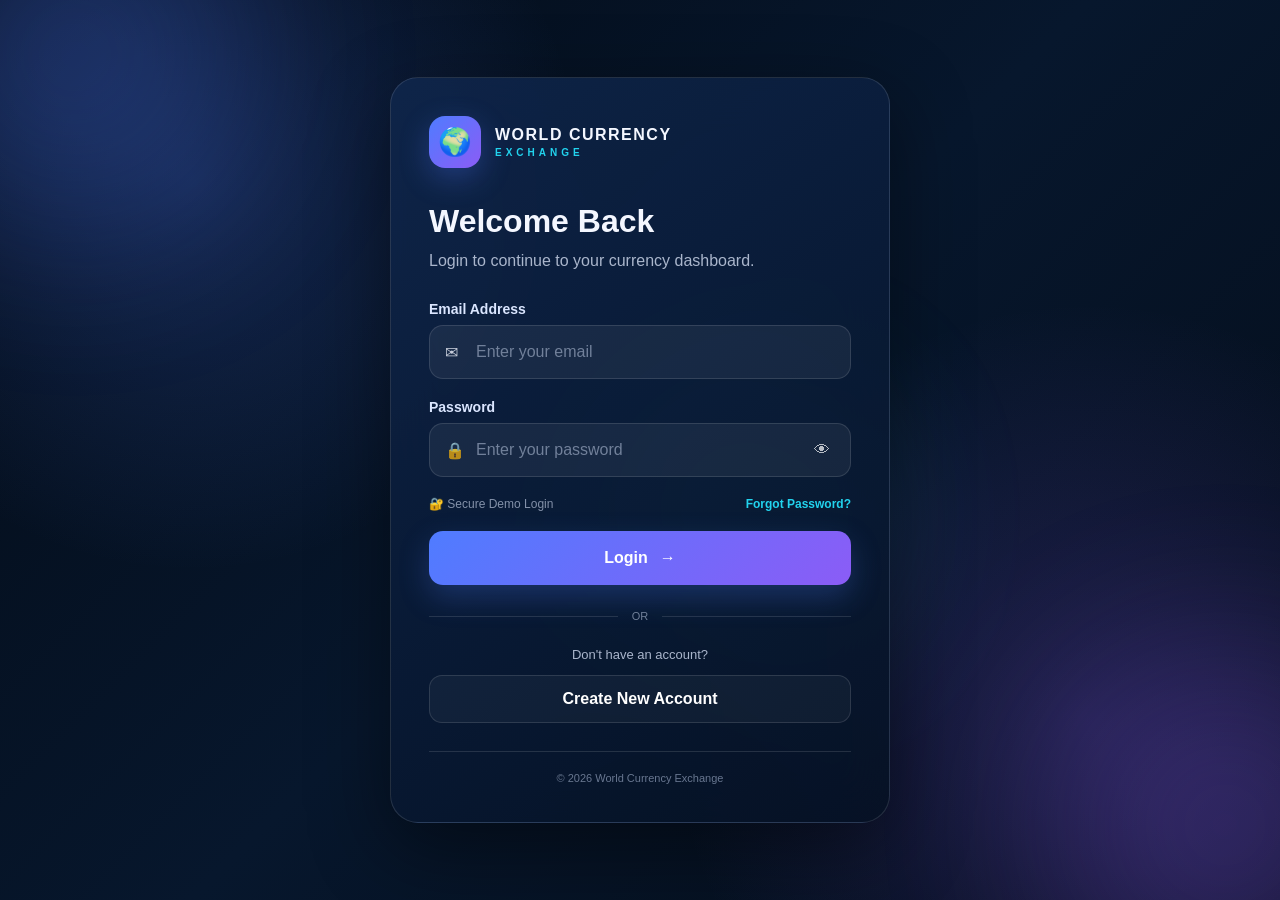
<file: index.html>
<!DOCTYPE html>
<html lang="en">
<head>

    <meta charset="UTF-8">

    <meta
        name="viewport"
        content="width=device-width, initial-scale=1.0"
    >

    <title>World Currency Exchange</title>

    <link rel="stylesheet" href="style.css">

</head>

<body
    class="dashboard-page"
    data-protected="true"
>

<header class="main-header">

    <nav class="navbar">

        <a href="index.html" class="nav-brand">

            <div class="nav-logo">
                🌍
            </div>

            <div>
                <strong>WORLD CURRENCY</strong>
                <small>EXCHANGE</small>
            </div>

        </a>

        <button
            type="button"
            id="menuBtn"
            class="menu-button"
            aria-label="Open menu"
        >
            ☰
        </button>

        <div id="navMenu" class="nav-menu">

            <a href="#home">Home</a>

            <a href="#converter">
                Converter
            </a>

            <a href="#rates">
                Exchange Rates
            </a>

            <a href="#about">
                About
            </a>

            <a href="#contact">
                Contact
            </a>

            <button
                type="button"
                id="logoutBtn"
                class="nav-logout"
            >
                Logout
            </button>

        </div>

    </nav>

</header>


<main>

    <!-- HERO -->

    <section id="home" class="dashboard-hero">

        <div class="hero-content">

            <div class="hero-badge">
                ● LIVE CURRENCY PLATFORM
            </div>

            <h1>
                Welcome,
                <span id="userName">User</span>
            </h1>

            <h2>
                World Currency Exchange
            </h2>

            <p>
                Convert currencies quickly and explore
                international exchange rates through a
                simple and modern platform.
            </p>

            <div class="hero-actions">

                <a
                    href="#converter"
                    class="hero-primary"
                >
                    Start Converting →
                </a>

                <a
                    href="#rates"
                    class="hero-secondary"
                >
                    View Rates
                </a>

            </div>

        </div>

        <div class="hero-globe">

            <div class="globe-circle">
                🌍
            </div>

        </div>

    </section>


    <!-- FEATURES -->

    <section class="feature-section">

        <div class="section-heading">

            <span>WHY USE OUR PLATFORM</span>

            <h2>
                Everything You Need
            </h2>

            <p>
                A clean and easy currency conversion
                experience.
            </p>

        </div>

        <div class="feature-grid">

            <article class="feature-card">

                <div class="feature-icon">
                    💱
                </div>

                <h3>
                    Easy Conversion
                </h3>

                <p>
                    Convert between multiple global
                    currencies with a few clicks.
                </p>

            </article>

            <article class="feature-card">

                <div class="feature-icon">
                    ⚡
                </div>

                <h3>
                    Fast Results
                </h3>

                <p>
                    Get conversion results instantly
                    without complicated steps.
                </p>

            </article>

            <article class="feature-card">

                <div class="feature-icon">
                    🔒
                </div>

                <h3>
                    Secure Session
                </h3>

                <p>
                    Your login session is maintained
                    during your current browser session.
                </p>

            </article>

        </div>

    </section>


    <!-- CONVERTER -->

    <section
        id="converter"
        class="converter-section"
    >

        <div class="section-heading">

            <span>CURRENCY CONVERTER</span>

            <h2>
                Convert Your Money
            </h2>

            <p>
                Select currencies and enter an amount.
            </p>

        </div>

        <div class="converter-card">

            <form id="converterForm">

                <div class="converter-grid">

                    <div class="converter-field">

                        <label for="amount">
                            Amount
                        </label>

                        <input
                            type="number"
                            id="amount"
                            min="0"
                            step="any"
                            placeholder="Enter amount"
                            required
                        >

                    </div>


                    <div class="converter-field">

                        <label for="fromCurrency">
                            From
                        </label>

                        <select id="fromCurrency" required>

                            <option value="USD">
                                USD — US Dollar
                            </option>

                            <option value="INR">
                                INR — Indian Rupee
                            </option>

                            <option value="EUR">
                                EUR — Euro
                            </option>

                            <option value="GBP">
                                GBP — British Pound
                            </option>

                            <option value="JPY">
                                JPY — Japanese Yen
                            </option>

                            <option value="KWD">
                                KWD — Kuwaiti Dinar
                            </option>

                            <option value="CNY">
                                CNY — Chinese Yuan
                            </option>

                            <option value="CAD">
                                CAD — Canadian Dollar
                            </option>

                            <option value="AUD">
                                AUD — Australian Dollar
                            </option>

                        </select>

                    </div>


                    <div class="swap-icon">
                        ⇄
                    </div>


                    <div class="converter-field">

                        <label for="toCurrency">
                            To
                        </label>

                        <select id="toCurrency" required>

                            <option value="INR">
                                INR — Indian Rupee
                            </option>

                            <option value="USD">
                                USD — US Dollar
                            </option>

                            <option value="EUR">
                                EUR — Euro
                            </option>

                            <option value="GBP">
                                GBP — British Pound
                            </option>

                            <option value="JPY">
                                JPY — Japanese Yen
                            </option>

                            <option value="KWD">
                                KWD — Kuwaiti Dinar
                            </option>

                            <option value="CNY">
                                CNY — Chinese Yuan
                            </option>

                            <option value="CAD">
                                CAD — Canadian Dollar
                            </option>

                            <option value="AUD">
                                AUD — Australian Dollar
                            </option>

                        </select>

                    </div>

                </div>


                <button
                    type="submit"
                    class="convert-button"
                >
                    Convert Currency
                </button>


                <div
                    id="result"
                    class="conversion-result"
                >
                    Enter an amount to see the result.
                </div>

            </form>

        </div>

    </section>


    <!-- RATES -->

    <section
        id="rates"
        class="rates-section"
    >

        <div class="section-heading">

            <span>REFERENCE RATES</span>

            <h2>
                Popular Currency Rates
            </h2>

            <p>
                Reference values used by this demo converter.
            </p>

        </div>


        <div class="rates-grid">

            <div class="rate-card">
                <strong>USD</strong>
                <span>1 USD</span>
                <b>83.50 INR</b>
            </div>

            <div class="rate-card">
                <strong>EUR</strong>
                <span>1 EUR</span>
                <b>90.76 INR</b>
            </div>

            <div class="rate-card">
                <strong>GBP</strong>
                <span>1 GBP</span>
                <b>107.05 INR</b>
            </div>

            <div class="rate-card">
                <strong>JPY</strong>
                <span>1 JPY</span>
                <b>0.568 INR</b>
            </div>

            <div class="rate-card">
                <strong>KWD</strong>
                <span>1 KWD</span>
                <b>271.99 INR</b>
            </div>

            <div class="rate-card">
                <strong>AUD</strong>
                <span>1 AUD</span>
                <b>55.30 INR</b>
            </div>

        </div>

    </section>


    <!-- ABOUT -->

    <section
        id="about"
        class="about-section"
    >

        <div class="about-content">

            <div>

                <span class="section-label">
                    ABOUT PROJECT
                </span>

                <h2>
                    Smart Currency Exchange Platform
                </h2>

            </div>

            <p>
                World Currency Exchange is a responsive
                frontend project designed to demonstrate
                currency conversion, user registration,
                login authentication and session-based
                dashboard access.
            </p>

        </div>

    </section>


   <!-- =========================================
     CONTACT US
========================================= -->

<section id="contact" class="contact-section">

    <div class="section-heading">

        <span>CONTACT US</span>

        <h2>Get In Touch With Us</h2>

        <p>
            Have questions, feedback, or need assistance?
            Send us a message and our team will be happy to help.
        </p>

    </div>


    <div class="contact-wrapper">

        <!-- Contact Information -->

        <div class="contact-information">

            <h3>Let's Talk</h3>

            <p>
                We are here to help you with your currency
                exchange questions and feedback.
            </p>


            <div class="contact-info-item">

                <div class="contact-info-icon">
                    📧
                </div>

                <div>
                    <strong>Email Us</strong>
                    <span>
                        support@worldcurrency.example
                    </span>
                </div>

            </div>


            <div class="contact-info-item">

                <div class="contact-info-icon">
                    📞
                </div>

                <div>
                    <strong>Call Us</strong>
                    <span>
                        +91 98765 43210
                    </span>
                </div>

            </div>


            <div class="contact-info-item">

                <div class="contact-info-icon">
                    📍
                </div>

                <div>
                    <strong>Location</strong>
                    <span>
                        Andhra Pradesh, India
                    </span>
                </div>

            </div>


            <div class="contact-info-item">

                <div class="contact-info-icon">
                    🕐
                </div>

                <div>
                    <strong>Working Hours</strong>
                    <span>
                        Monday – Saturday, 9:00 AM – 6:00 PM
                    </span>
                </div>

            </div>

        </div>


        <!-- Contact Form -->

        <div class="contact-form-card">

            <h3>Send Us a Message</h3>

            <p>
                Fill out the form below and we'll get back to you.
            </p>


            <form id="contactForm" autocomplete="off" novalidate>

                <div class="contact-form-row">

                    <div class="contact-field">

                        <label for="contactName">
                            Full Name
                        </label>

                        <input
                            type="text"
                            id="contactName"
                            name="contactName"
                            placeholder="Enter your name"
                            autocomplete="off"
                            required
                        >

                    </div>


                    <div class="contact-field">

                        <label for="contactEmail">
                            Email Address
                        </label>

                        <input
                            type="email"
                            id="contactEmail"
                            name="contactEmail"
                            placeholder="Enter your email"
                            autocomplete="off"
                            required
                        >

                    </div>

                </div>


                <div class="contact-field">

                    <label for="contactSubject">
                        Subject
                    </label>

                    <input
                        type="text"
                        id="contactSubject"
                        name="contactSubject"
                        placeholder="Enter subject"
                        autocomplete="off"
                        required
                    >

                </div>


                <div class="contact-field">

                    <label for="contactMessage">
                        Message
                    </label>

                    <textarea
                        id="contactMessage"
                        name="contactMessage"
                        rows="6"
                        placeholder="Write your message..."
                        required
                    ></textarea>

                </div>


                <div
                    id="contactMessageBox"
                    class="form-message"
                ></div>


                <button
                    type="submit"
                    class="contact-submit"
                >
                    <span>Send Message</span>
                    <span>➤</span>
                </button>

            </form>

        </div>

    </div>

</section>





<footer class="main-footer">

    <div>
        <strong>
            🌍 World Currency Exchange
        </strong>

        <p>
            Modern currency conversion platform.
        </p>
    </div>

    <p>
        © 2026 World Currency Exchange. All Rights Reserved.
    </p>

</footer>


<script src="script.js"></script>

</body>
</html>
</file>
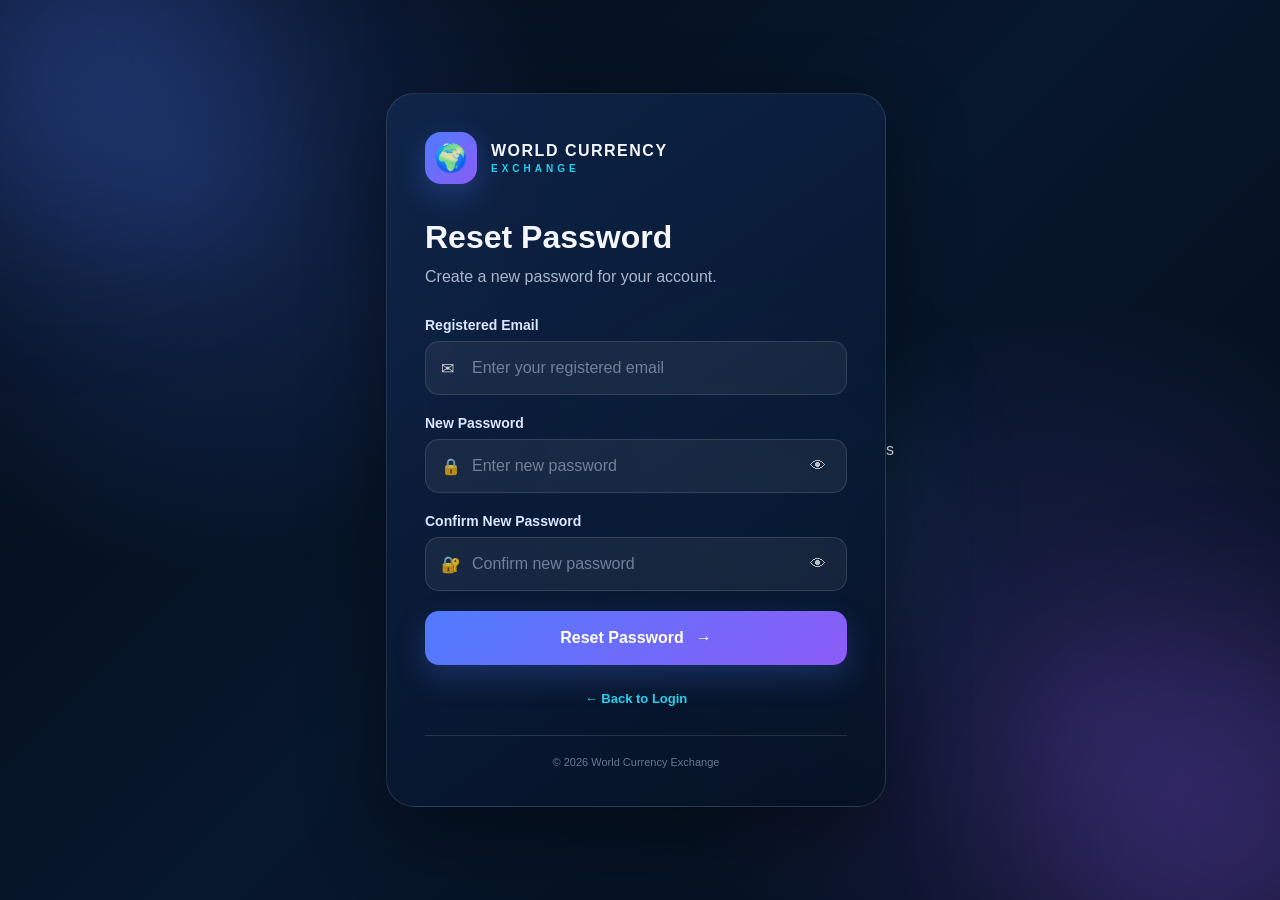
<file: forgot-password.html>
<!DOCTYPE html>
<html lang="en">
<head>
    <meta charset="UTF-8">
    <meta name="viewport" content="width=device-width, initial-scale=1.0">

    <title>Reset Password | World Currency Exchange</title>

    <link rel="stylesheet" href="style.css">
</head>

<body class="auth-page">

    <div class="background-effects">
        <span class="glow glow-one"></span>
        <span class="glow glow-two"></span>
        <span class="glow glow-three"></span>
    </div>

    <main class="auth-container">

        <section class="auth-card">

            <div class="brand">
                <div class="brand-icon">🌍</div>

                <div>
                    <h1>WORLD CURRENCY</h1>
                    <span>EXCHANGE</span>
                </div>
            </div>

            <div class="auth-heading">
                <h2>Reset Password</h2>
                <p>Create a new password for your account.</p>
            </div>

            <form id="forgotForm" autocomplete="off" novalidate>

                <div class="form-group">

                    <label for="resetEmail">Registered Email</label>

                    <div class="input-wrapper">

                        <span class="input-icon">✉</span>

                        <input
                            type="email"
                            id="resetEmail"
                            name="resetEmail"
                            placeholder="Enter your registered email"
                            autocomplete="off"
                            value=""
                            required
                        >

                    </div>

                </div>

                <div class="form-group">

                    <label for="newPassword">New Password</label>

                    <div class="input-wrapper">

                        <span class="input-icon">🔒</span>

                        <input
                            type="password"
                            id="newPassword"
                            name="newPassword"
                            placeholder="Enter new password"
                            autocomplete="new-password"
                            value=""
                            required
                        >

                        <button
                            type="button"
                            class="password-toggle"
                            data-target="newPassword"
                            aria-label="Show password"
                        >
                            👁
                        </button>

                    </div>

                </div>

                <div class="form-group">

                    <label for="newPasswordConfirm">Confirm New Password</label>

                    <div class="input-wrapper">

                        <span class="input-icon">🔐</span>

                        <input
                            type="password"
                            id="newPasswordConfirm"
                            name="newPasswordConfirm"
                            placeholder="Confirm new password"
                            autocomplete="new-password"
                            value=""
                            required
                        >

                        <button
                            type="button"
                            class="password-toggle"
                            data-target="newPasswordConfirm"
                            aria-label="Show password"
                        >
                            👁
                        </button>

                    </div>

                </div>

                <div id="forgotMessage" class="form-message"></div>

                <button type="submit" class="primary-button">
                    <span>Reset Password</span>
                    <span>→</span>
                </button>

            </form>

            <div class="back-login">
                <a href="login.html">
                    ← Back to Login
                </a>
            </div>

            <footer class="auth-footer">
                © 2026 World Currency Exchange
            </footer>

        </section>

    </main>

    <script src="script.js"></script>

</body>
</html>s
</file>
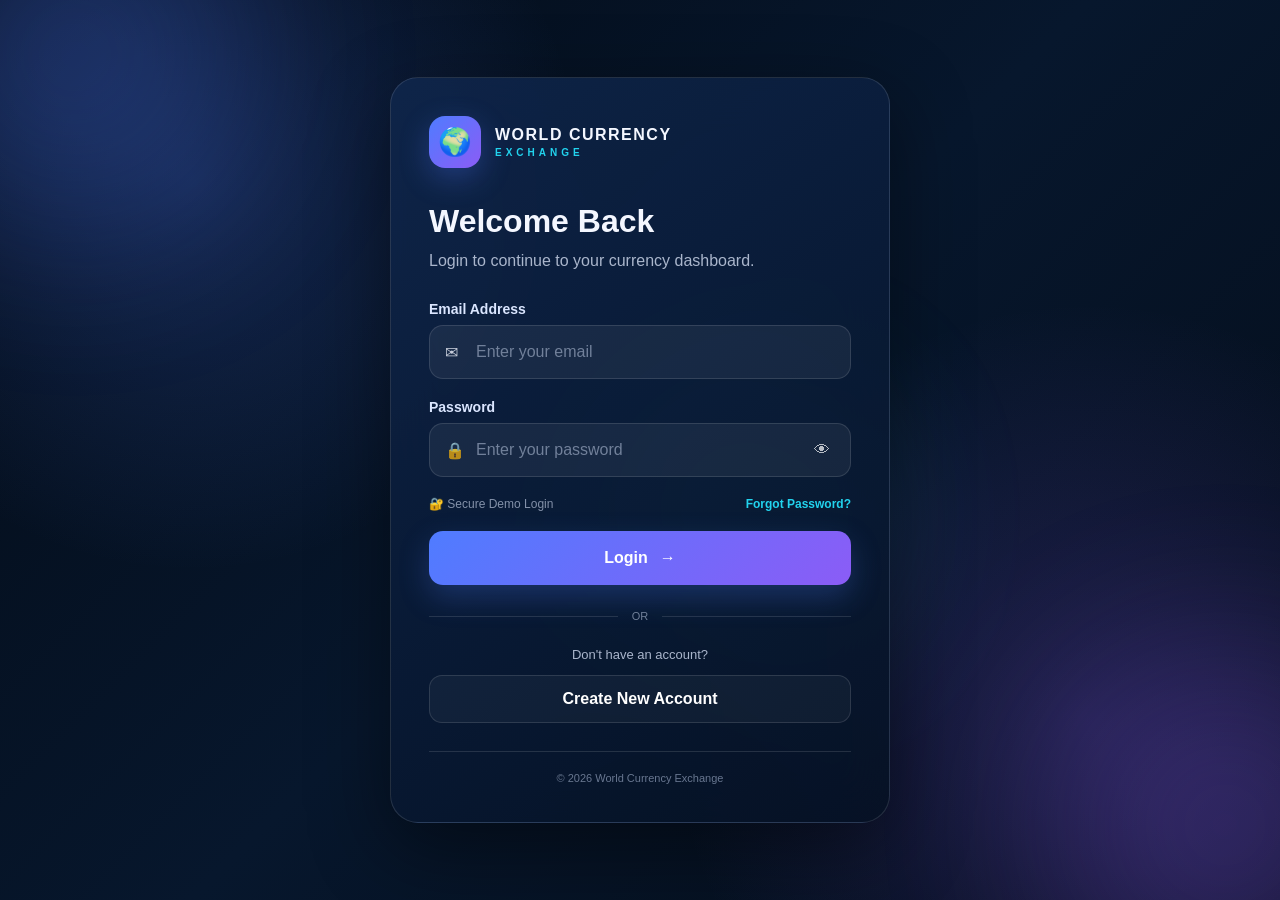
<file: login.html>
<!DOCTYPE html>
<html lang="en">
<head>
    <meta charset="UTF-8">
    <meta name="viewport" content="width=device-width, initial-scale=1.0">

    <title>Login | World Currency Exchange</title>

    <link rel="stylesheet" href="style.css">
</head>

<body class="auth-page">

    <div class="background-effects">
        <span class="glow glow-one"></span>
        <span class="glow glow-two"></span>
        <span class="glow glow-three"></span>
    </div>

    <main class="auth-container">

        <section class="auth-card">

            <div class="brand">
                <div class="brand-icon">🌍</div>

                <div>
                    <h1>WORLD CURRENCY</h1>
                    <span>EXCHANGE</span>
                </div>
            </div>

            <div class="auth-heading">
                <h2>Welcome Back</h2>
                <p>Login to continue to your currency dashboard.</p>
            </div>

            <form id="loginForm" autocomplete="off" novalidate>

                <div class="form-group">

                    <label for="loginEmail">Email Address</label>

                    <div class="input-wrapper">
                        <span class="input-icon">✉</span>

                        <input
                            type="email"
                            id="loginEmail"
                            name="loginEmail"
                            placeholder="Enter your email"
                            autocomplete="off"
                            value=""
                            required
                        >
                    </div>

                </div>

                <div class="form-group">

                    <label for="loginPassword">Password</label>

                    <div class="input-wrapper">

                        <span class="input-icon">🔒</span>

                        <input
                            type="password"
                            id="loginPassword"
                            name="loginPassword"
                            placeholder="Enter your password"
                            autocomplete="new-password"
                            value=""
                            required
                        >

                        <button
                            type="button"
                            class="password-toggle"
                            data-target="loginPassword"
                            aria-label="Show password"
                        >
                            👁
                        </button>

                    </div>

                </div>

                <div class="login-extra">
                    <span>🔐 Secure Demo Login</span>

                    <a href="forgot.html">
                        Forgot Password?
                    </a>
                </div>

                <div id="loginMessage" class="form-message"></div>

                <button type="submit" class="primary-button">
                    <span>Login</span>
                    <span>→</span>
                </button>

            </form>

            <div class="auth-divider">
                <span>OR</span>
            </div>

            <div class="register-box">
                <p>Don't have an account?</p>

                <a href="register.html" class="secondary-button">
                    Create New Account
                </a>
            </div>

            <footer class="auth-footer">
                © 2026 World Currency Exchange
            </footer>

        </section>

    </main>

    <script src="script.js"></script>

</body>
</html>
</file>
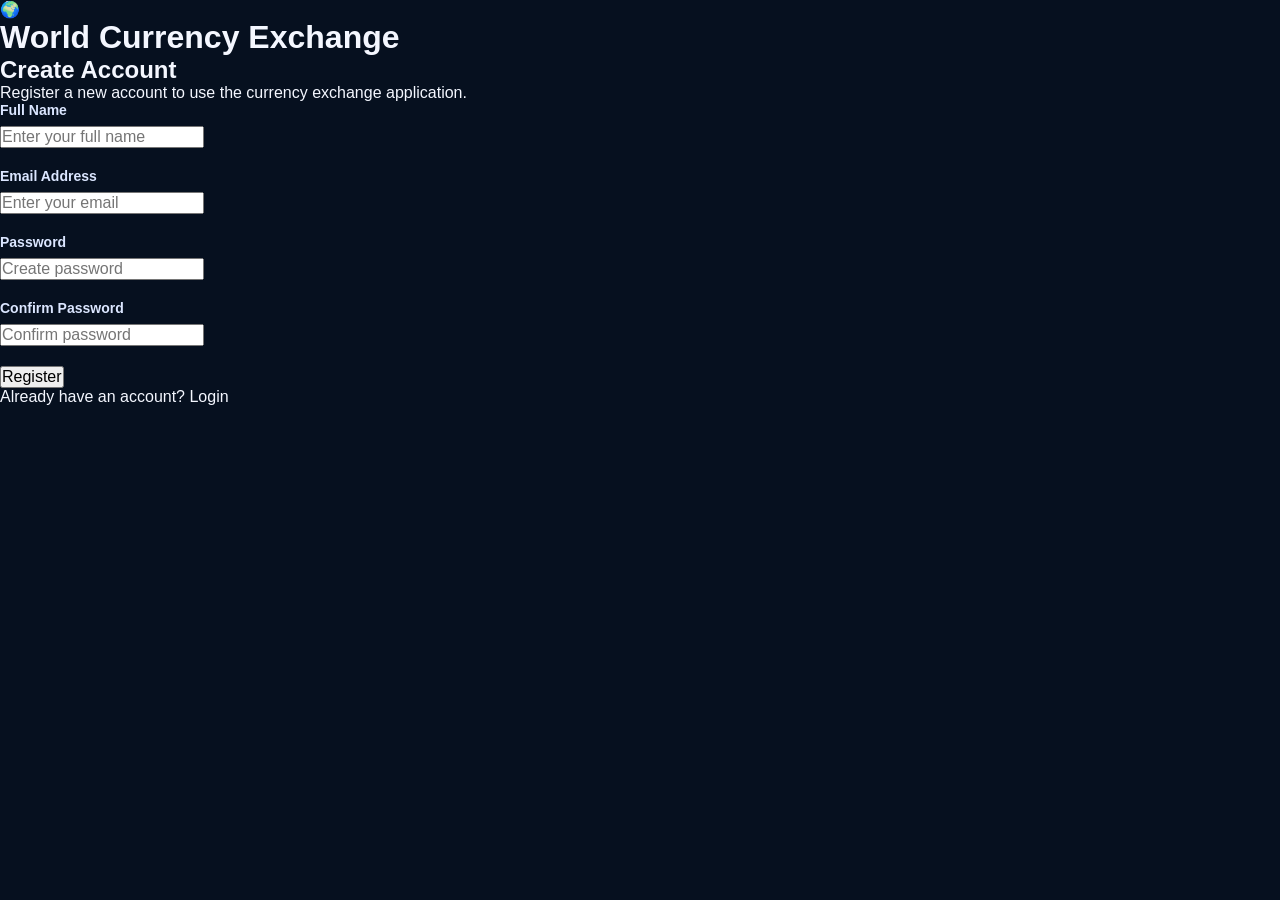
<file: register.html>
<!DOCTYPE html>
<html lang="en">
<head>
    <meta charset="UTF-8">
    <meta name="viewport" content="width=device-width, initial-scale=1.0">
    <title>Register - World Currency Exchange</title>
    <link rel="stylesheet" href="style.css">
</head>

<body class="login-page">

<div class="login-container">
    <div class="login-card">

        <div class="login-logo">🌍</div>

        <h1>World Currency Exchange</h1>
        <h2>Create Account</h2>

        <p class="login-description">
            Register a new account to use the currency exchange application.
        </p>

        <form id="registerForm">

            <div class="form-group">
                <label for="registerName">Full Name</label>
                <input
                    type="text"
                    id="registerName"
                    placeholder="Enter your full name"
                    required
                >
            </div>

            <div class="form-group">
                <label for="registerEmail">Email Address</label>
                <input
                    type="email"
                    id="registerEmail"
                    placeholder="Enter your email"
                    required
                >
            </div>

            <div class="form-group">
                <label for="registerPassword">Password</label>
                <input
                    type="password"
                    id="registerPassword"
                    placeholder="Create password"
                    minlength="6"
                    required
                >
            </div>

            <div class="form-group">
                <label for="confirmPassword">Confirm Password</label>
                <input
                    type="password"
                    id="confirmPassword"
                    placeholder="Confirm password"
                    minlength="6"
                    required
                >
            </div>

            <button type="submit" class="login-button">
                Register
            </button>

        </form>

        <p id="registerMessage" class="login-message"></p>

        <div class="login-links">
            <a href="login.html">Already have an account? Login</a>
        </div>

    </div>
</div>

<script src="script.js"></script>

</body>
</html>
</file>
<file: style.css>
/* =========================================
   WORLD CURRENCY EXCHANGE
   PREMIUM RESPONSIVE STYLESHEET
========================================= */

:root {
    --bg-dark: #06101f;
    --bg-card: rgba(11, 29, 60, 0.72);
    --bg-input: rgba(255, 255, 255, 0.06);

    --primary: #4f7cff;
    --primary-dark: #315bdc;
    --cyan: #22d3ee;
    --purple: #8b5cf6;

    --white: #ffffff;
    --text: #f4f7ff;
    --muted: #aab6cc;

    --border: rgba(255, 255, 255, 0.12);

    --success: #22c55e;
    --danger: #ef4444;

    --shadow:
        0 25px 80px rgba(0, 0, 0, 0.45);

    --radius: 22px;
}


/* =========================================
   RESET
========================================= */

* {
    margin: 0;
    padding: 0;
    box-sizing: border-box;
}

html {
    scroll-behavior: smooth;
}

body {
    font-family:
        Inter,
        Segoe UI,
        Arial,
        sans-serif;

    color: var(--text);
    background: var(--bg-dark);
}

a {
    color: inherit;
    text-decoration: none;
}

button,
input,
select {
    font: inherit;
}


/* =========================================
   AUTH PAGE
========================================= */

.auth-page {
    min-height: 100vh;

    display: flex;
    align-items: center;
    justify-content: center;

    padding: 30px 18px;

    overflow-x: hidden;

    background:
        radial-gradient(
            circle at 15% 20%,
            rgba(79, 124, 255, 0.22),
            transparent 30%
        ),
        radial-gradient(
            circle at 85% 80%,
            rgba(139, 92, 246, 0.20),
            transparent 32%
        ),
        linear-gradient(
            135deg,
            #030b16,
            #07172d 50%,
            #040c18
        );
}


/* =========================================
   BACKGROUND EFFECTS
========================================= */

.background-effects {
    position: fixed;
    inset: 0;

    pointer-events: none;

    overflow: hidden;

    z-index: 0;
}

.glow {
    position: absolute;

    width: 350px;
    height: 350px;

    border-radius: 50%;

    filter: blur(90px);

    opacity: 0.25;

    animation: floatGlow 10s ease-in-out infinite alternate;
}

.glow-one {
    top: -120px;
    left: -100px;
    background: var(--primary);
}

.glow-two {
    right: -120px;
    bottom: -100px;
    background: var(--purple);
    animation-delay: 2s;
}

.glow-three {
    top: 45%;
    left: 50%;
    background: var(--cyan);
    width: 220px;
    height: 220px;
    animation-delay: 4s;
}

@keyframes floatGlow {
    from {
        transform: translate(0, 0);
    }

    to {
        transform: translate(35px, -25px);
    }
}


/* =========================================
   AUTH CONTAINER
========================================= */

.auth-container {
    width: 100%;
    max-width: 500px;

    position: relative;
    z-index: 2;
}

.auth-card {
    padding: 38px;

    border: 1px solid var(--border);

    border-radius: 28px;

    background:
        linear-gradient(
            145deg,
            rgba(15, 38, 76, 0.88),
            rgba(5, 17, 35, 0.88)
        );

    backdrop-filter: blur(25px);

    box-shadow: var(--shadow);
}


/* =========================================
   BRAND
========================================= */

.brand {
    display: flex;
    align-items: center;
    gap: 14px;

    margin-bottom: 35px;
}

.brand-icon {
    width: 52px;
    height: 52px;

    display: flex;
    align-items: center;
    justify-content: center;

    border-radius: 16px;

    font-size: 27px;

    background:
        linear-gradient(
            135deg,
            var(--primary),
            var(--purple)
        );

    box-shadow:
        0 10px 30px rgba(79, 124, 255, 0.3);
}

.brand h1 {
    font-size: 16px;
    letter-spacing: 1.5px;
}

.brand span {
    display: block;

    margin-top: 3px;

    color: var(--cyan);

    font-size: 10px;
    font-weight: 700;

    letter-spacing: 4px;
}


/* =========================================
   AUTH HEADING
========================================= */

.auth-heading {
    margin-bottom: 28px;
}

.auth-heading h2 {
    font-size: 32px;

    margin-bottom: 8px;
}

.auth-heading p {
    color: var(--muted);

    line-height: 1.6;
}


/* =========================================
   FORMS
========================================= */

.form-group {
    margin-bottom: 20px;
}

.form-group label {
    display: block;

    margin-bottom: 8px;

    font-size: 14px;
    font-weight: 600;

    color: #dbe6ff;
}

.input-wrapper {
    position: relative;
}

.input-icon {
    position: absolute;

    left: 16px;
    top: 50%;

    transform: translateY(-50%);

    font-size: 16px;

    opacity: 0.8;

    pointer-events: none;
}

.input-wrapper input {
    width: 100%;

    height: 54px;

    padding:
        0 48px
        0 46px;

    color: var(--white);

    border: 1px solid var(--border);

    border-radius: 14px;

    outline: none;

    background: var(--bg-input);

    transition:
        border-color 0.25s ease,
        box-shadow 0.25s ease,
        background 0.25s ease;
}

.input-wrapper input::placeholder {
    color: #71809a;
}

.input-wrapper input:focus {
    border-color: var(--primary);

    background:
        rgba(79, 124, 255, 0.08);

    box-shadow:
        0 0 0 4px rgba(79, 124, 255, 0.10);
}


/* =========================================
   REMOVE AUTOFILL VISUAL
========================================= */

.input-wrapper input:-webkit-autofill,
.input-wrapper input:-webkit-autofill:hover,
.input-wrapper input:-webkit-autofill:focus {
    -webkit-text-fill-color: #ffffff;

    transition:
        background-color 9999s ease-in-out 0s;

    box-shadow:
        0 0 0 1000px #0b1d3c inset;
}


/* =========================================
   PASSWORD TOGGLE
========================================= */

.password-toggle {
    position: absolute;

    right: 12px;
    top: 50%;

    transform: translateY(-50%);

    width: 34px;
    height: 34px;

    border: 0;

    border-radius: 9px;

    color: var(--white);

    background: transparent;

    cursor: pointer;

    opacity: 0.7;
}

.password-toggle:hover {
    background: rgba(255, 255, 255, 0.08);
    opacity: 1;
}

.password-hint {
    display: block;

    margin-top: 7px;

    color: #7f8da5;

    font-size: 11px;
}


/* =========================================
   LOGIN EXTRA
========================================= */

.login-extra {
    display: flex;
    align-items: center;
    justify-content: space-between;

    margin: 4px 0 20px;

    font-size: 12px;
}

.login-extra span {
    color: #8391a9;
}

.login-extra a {
    color: var(--cyan);
    font-weight: 600;
}

.login-extra a:hover {
    text-decoration: underline;
}


/* =========================================
   TERMS
========================================= */

.terms-check {
    display: flex;

    align-items: flex-start;

    gap: 10px;

    margin: 12px 0 20px;

    color: var(--muted);

    font-size: 12px;

    cursor: pointer;
}

.terms-check input {
    margin-top: 2px;

    accent-color: var(--primary);
}


/* =========================================
   BUTTONS
========================================= */

.primary-button {
    width: 100%;

    min-height: 54px;

    display: flex;
    align-items: center;
    justify-content: center;

    gap: 12px;

    border: 0;

    border-radius: 14px;

    color: var(--white);

    font-weight: 700;

    cursor: pointer;

    background:
        linear-gradient(
            135deg,
            var(--primary),
            var(--purple)
        );

    box-shadow:
        0 12px 30px rgba(79, 124, 255, 0.25);

    transition:
        transform 0.25s ease,
        box-shadow 0.25s ease;
}

.primary-button:hover {
    transform: translateY(-2px);

    box-shadow:
        0 18px 40px rgba(79, 124, 255, 0.35);
}

.primary-button:active {
    transform: translateY(0);
}


/* =========================================
   MESSAGES
========================================= */

.form-message {
    display: none;

    padding: 12px 14px;

    margin-bottom: 15px;

    border-radius: 12px;

    font-size: 13px;
    line-height: 1.5;
}

.form-message.success {
    display: block;

    color: #bbf7d0;

    background:
        rgba(34, 197, 94, 0.10);

    border:
        1px solid rgba(34, 197, 94, 0.25);
}

.form-message.error {
    display: block;

    color: #fecaca;

    background:
        rgba(239, 68, 68, 0.10);

    border:
        1px solid rgba(239, 68, 68, 0.25);
}


/* =========================================
   DIVIDER
========================================= */

.auth-divider {
    display: flex;
    align-items: center;

    gap: 14px;

    margin: 25px 0;

    color: #71809a;

    font-size: 11px;
}

.auth-divider::before,
.auth-divider::after {
    content: "";

    height: 1px;

    flex: 1;

    background: var(--border);
}


/* =========================================
   REGISTER BOX
========================================= */

.register-box {
    text-align: center;
}

.register-box p {
    margin-bottom: 13px;

    color: var(--muted);

    font-size: 13px;
}

.secondary-button {
    display: flex;

    align-items: center;
    justify-content: center;

    min-height: 48px;

    border: 1px solid var(--border);

    border-radius: 13px;

    color: var(--white);

    font-weight: 600;

    background:
        rgba(255, 255, 255, 0.04);

    transition: 0.25s ease;
}

.secondary-button:hover {
    border-color: var(--primary);

    background:
        rgba(79, 124, 255, 0.10);
}


/* =========================================
   BACK LOGIN
========================================= */

.back-login {
    margin-top: 24px;

    text-align: center;
}

.back-login a {
    color: var(--cyan);

    font-size: 13px;
    font-weight: 600;
}


/* =========================================
   AUTH FOOTER
========================================= */

.auth-footer {
    margin-top: 28px;

    padding-top: 20px;

    border-top: 1px solid var(--border);

    color: #687790;

    text-align: center;

    font-size: 11px;
}


/* =========================================
   DASHBOARD HEADER
========================================= */

.main-header {
    position: sticky;
    top: 0;

    z-index: 100;

    border-bottom: 1px solid var(--border);

    background:
        rgba(4, 14, 28, 0.88);

    backdrop-filter: blur(20px);
}

.navbar {
    max-width: 1200px;

    min-height: 76px;

    margin: auto;

    padding: 0 22px;

    display: flex;
    align-items: center;
    justify-content: space-between;
}

.nav-brand {
    display: flex;
    align-items: center;

    gap: 12px;
}

.nav-logo {
    width: 42px;
    height: 42px;

    display: flex;
    align-items: center;
    justify-content: center;

    border-radius: 12px;

    background:
        linear-gradient(
            135deg,
            var(--primary),
            var(--purple)
        );
}

.nav-brand strong {
    display: block;

    font-size: 13px;

    letter-spacing: 1px;
}

.nav-brand small {
    display: block;

    margin-top: 3px;

    color: var(--cyan);

    font-size: 8px;

    letter-spacing: 3px;
}

.nav-menu {
    display: flex;

    align-items: center;

    gap: 25px;
}

.nav-menu a {
    color: #b8c4d9;

    font-size: 13px;

    transition: 0.25s ease;
}

.nav-menu a:hover {
    color: var(--white);
}

.nav-logout {
    padding: 10px 17px;

    border: 1px solid rgba(239, 68, 68, 0.3);

    border-radius: 10px;

    color: #fecaca;

    background:
        rgba(239, 68, 68, 0.08);

    cursor: pointer;
}

.nav-logout:hover {
    background:
        rgba(239, 68, 68, 0.16);
}

.menu-button {
    display: none;

    border: 0;

    color: white;

    background: transparent;

    font-size: 24px;

    cursor: pointer;
}


/* =========================================
   HERO
========================================= */

.dashboard-hero {
    max-width: 1200px;

    min-height: 610px;

    margin: auto;

    padding: 90px 30px;

    display: flex;
    align-items: center;
    justify-content: space-between;

    gap: 50px;
}

.hero-content {
    max-width: 650px;
}

.hero-badge {
    display: inline-block;

    padding: 8px 13px;

    margin-bottom: 22px;

    border: 1px solid rgba(34, 211, 238, 0.2);

    border-radius: 30px;

    color: var(--cyan);

    background:
        rgba(34, 211, 238, 0.06);

    font-size: 10px;

    font-weight: 700;

    letter-spacing: 1.5px;
}

.hero-content h1 {
    font-size: clamp(35px, 6vw, 62px);

    line-height: 1.05;

    margin-bottom: 12px;
}

.hero-content h1 span {
    color: var(--cyan);
}

.hero-content h2 {
    font-size: clamp(24px, 4vw, 40px);

    margin-bottom: 20px;

    background:
        linear-gradient(
            90deg,
            var(--white),
            #9cb5ff
        );

    -webkit-background-clip: text;
    -webkit-text-fill-color: transparent;
}

.hero-content p {
    max-width: 600px;

    color: var(--muted);

    line-height: 1.8;
}

.hero-actions {
    display: flex;

    gap: 14px;

    margin-top: 30px;
}

.hero-primary,
.hero-secondary {
    padding: 14px 22px;

    border-radius: 12px;

    font-size: 13px;

    font-weight: 700;

    transition: 0.25s ease;
}

.hero-primary {
    background:
        linear-gradient(
            135deg,
            var(--primary),
            var(--purple)
        );
}

.hero-secondary {
    border: 1px solid var(--border);

    background:
        rgba(255, 255, 255, 0.04);
}

.hero-primary:hover,
.hero-secondary:hover {
    transform: translateY(-2px);
}

.hero-globe {
    display: flex;
    align-items: center;
    justify-content: center;

    min-width: 350px;
}

.globe-circle {
    width: 280px;
    height: 280px;

    display: flex;
    align-items: center;
    justify-content: center;

    border-radius: 50%;

    font-size: 125px;

    background:
        radial-gradient(
            circle,
            rgba(79, 124, 255, 0.22),
            rgba(139, 92, 246, 0.08),
            transparent 70%
        );

    border: 1px solid rgba(79, 124, 255, 0.18);

    box-shadow:
        0 0 100px rgba(79, 124, 255, 0.15);

    animation: globeFloat 5s ease-in-out infinite;
}

@keyframes globeFloat {
    0%,
    100% {
        transform: translateY(0);
    }

    50% {
        transform: translateY(-15px);
    }
}


/* =========================================
   SECTIONS
========================================= */

.feature-section,
.converter-section,
.rates-section,
.about-section,
.contact-section {
    max-width: 1200px;

    margin: auto;

    padding: 80px 30px;
}

.section-heading {
    text-align: center;

    margin-bottom: 45px;
}

.section-heading > span,
.section-label {
    color: var(--cyan);

    font-size: 11px;

    font-weight: 800;

    letter-spacing: 2px;
}

.section-heading h2 {
    margin-top: 10px;

    font-size: clamp(28px, 4vw, 40px);
}

.section-heading p {
    margin-top: 10px;

    color: var(--muted);
}


/* =========================================
   FEATURES
========================================= */

.feature-grid {
    display: grid;

    grid-template-columns:
        repeat(3, 1fr);

    gap: 20px;
}

.feature-card {
    padding: 30px;

    border: 1px solid var(--border);

    border-radius: var(--radius);

    background:
        var(--bg-card);

    transition:
        transform 0.3s ease,
        border-color 0.3s ease;
}

.feature-card:hover {
    transform: translateY(-6px);

    border-color:
        rgba(79, 124, 255, 0.4);
}

.feature-icon {
    width: 54px;
    height: 54px;

    display: flex;
    align-items: center;
    justify-content: center;

    margin-bottom: 20px;

    border-radius: 15px;

    background:
        rgba(79, 124, 255, 0.12);

    font-size: 24px;
}

.feature-card h3 {
    margin-bottom: 10px;
}

.feature-card p {
    color: var(--muted);

    line-height: 1.7;

    font-size: 14px;
}


/* =========================================
   CONVERTER
========================================= */

.converter-card {
    padding: 35px;

    border: 1px solid var(--border);

    border-radius: 24px;

    background:
        var(--bg-card);

    box-shadow:
        var(--shadow);
}

.converter-grid {
    display: grid;

    grid-template-columns:
        1fr 1fr 50px 1fr;

    align-items: end;

    gap: 18px;
}

.converter-field label {
    display: block;

    margin-bottom: 8px;

    color: #dbe6ff;

    font-size: 13px;

    font-weight: 600;
}

.converter-field input,
.converter-field select {
    width: 100%;

    height: 54px;

    padding: 0 15px;

    border: 1px solid var(--border);

    border-radius: 13px;

    outline: none;

    color: var(--white);

    background:
        rgba(255, 255, 255, 0.05);
}

.converter-field select option {
    color: #111827;

    background: #ffffff;
}

.converter-field input:focus,
.converter-field select:focus {
    border-color: var(--primary);

    box-shadow:
        0 0 0 4px rgba(79, 124, 255, 0.1);
}

.swap-icon {
    width: 46px;
    height: 46px;

    display: flex;
    align-items: center;
    justify-content: center;

    border-radius: 50%;

    color: var(--cyan);

    background:
        rgba(34, 211, 238, 0.08);

    font-size: 22px;
}

.convert-button {
    width: 100%;

    min-height: 55px;

    margin-top: 25px;

    border: 0;

    border-radius: 13px;

    color: white;

    font-weight: 700;

    cursor: pointer;

    background:
        linear-gradient(
            135deg,
            var(--primary),
            var(--purple)
        );

    transition: 0.25s ease;
}

.convert-button:hover {
    transform: translateY(-2px);
}

.conversion-result {
    min-height: 75px;

    display: flex;
    align-items: center;
    justify-content: center;

    margin-top: 18px;

    padding: 15px;

    border-radius: 14px;

    color: #dce8ff;

    text-align: center;

    background:
        rgba(255, 255, 255, 0.04);
}


/* =========================================
   RATES
========================================= */

.rates-grid {
    display: grid;

    grid-template-columns:
        repeat(3, 1fr);

    gap: 18px;
}

.rate-card {
    padding: 25px;

    border: 1px solid var(--border);

    border-radius: 18px;

    background:
        rgba(255, 255, 255, 0.035);
}

.rate-card strong {
    display: block;

    color: var(--cyan);

    font-size: 20px;

    margin-bottom: 8px;
}

.rate-card span {
    display: block;

    color: var(--muted);

    font-size: 12px;
}

.rate-card b {
    display: block;

    margin-top: 12px;

    font-size: 18px;
}


/* =========================================
   ABOUT
========================================= */

.about-section {
    max-width: none;

    padding-left: max(30px, calc((100vw - 1140px) / 2));
    padding-right: max(30px, calc((100vw - 1140px) / 2));

    background:
        rgba(255, 255, 255, 0.025);
}

.about-content {
    display: grid;

    grid-template-columns:
        1fr 1fr;

    gap: 70px;

    align-items: center;
}

.about-content h2 {
    margin-top: 12px;

    font-size: clamp(28px, 4vw, 42px);

    line-height: 1.2;
}

.about-content p {
    color: var(--muted);

    line-height: 1.9;
}


/* =========================================
   CONTACT
========================================= */

.contact-card {
    display: grid;

    grid-template-columns:
        repeat(3, 1fr);

    gap: 18px;
}

.contact-card > div {
    padding: 25px;

    display: flex;

    flex-direction: column;

    gap: 8px;

    border: 1px solid var(--border);

    border-radius: 18px;

    background:
        rgba(255, 255, 255, 0.035);
}

.contact-card strong {
    font-size: 15px;
}

.contact-card span {
    color: var(--muted);

    font-size: 13px;
}


/* =========================================
   FOOTER
========================================= */

.main-footer {
    max-width: 1200px;

    margin: auto;

    padding: 35px 30px;

    display: flex;
    justify-content: space-between;

    gap: 20px;

    border-top: 1px solid var(--border);

    color: #71809a;

    font-size: 12px;
}

.main-footer strong {
    color: white;
}

.main-footer p {
    margin-top: 6px;
}


/* =========================================
   RESPONSIVE
========================================= */

@media (max-width: 900px) {

    .dashboard-hero {
        flex-direction: column;

        text-align: center;

        padding-top: 70px;
    }

    .hero-content {
        max-width: 750px;
    }

    .hero-actions {
        justify-content: center;
    }

    .hero-globe {
        min-width: auto;
    }

    .feature-grid,
    .rates-grid,
    .contact-card {
        grid-template-columns:
            repeat(2, 1fr);
    }

    .converter-grid {
        grid-template-columns:
            1fr 1fr;
    }

    .swap-icon {
        display: none;
    }

    .about-content {
        grid-template-columns: 1fr;

        gap: 30px;
    }
}


@media (max-width: 700px) {

    .auth-card {
        padding: 28px 22px;
    }

    .auth-heading h2 {
        font-size: 28px;
    }

    .navbar {
        position: relative;
    }

    .menu-button {
        display: block;
    }

    .nav-menu {
        position: absolute;

        top: 76px;
        left: 15px;
        right: 15px;

        display: none;

        flex-direction: column;

        align-items: stretch;

        gap: 0;

        padding: 12px;

        border: 1px solid var(--border);

        border-radius: 16px;

        background:
            rgba(5, 17, 35, 0.97);

        box-shadow: var(--shadow);
    }

    .nav-menu.active {
        display: flex;
    }

    .nav-menu a,
    .nav-logout {
        width: 100%;

        padding: 13px;

        text-align: center;
    }

    .feature-grid,
    .rates-grid,
    .contact-card {
        grid-template-columns: 1fr;
    }

    .converter-grid {
        grid-template-columns: 1fr;
    }

    .hero-globe {
        margin-top: 20px;
    }

    .globe-circle {
        width: 210px;
        height: 210px;

        font-size: 90px;
    }

    .hero-actions {
        flex-direction: column;
    }

    .hero-primary,
    .hero-secondary {
        text-align: center;
    }

    .main-footer {
        flex-direction: column;

        text-align: center;
    }
}


@media (max-width: 450px) {

    .auth-page {
        padding: 15px;
    }

    .auth-card {
        padding: 24px 18px;

        border-radius: 22px;
    }

    .brand {
        margin-bottom: 25px;
    }

    .brand h1 {
        font-size: 13px;
    }

    .brand-icon {
        width: 45px;
        height: 45px;
    }

    .dashboard-hero,
    .feature-section,
    .converter-section,
    .rates-section,
    .about-section,
    .contact-section {
        padding-left: 20px;
        padding-right: 20px;
    }
}
/* =========================================
   CONTACT US
========================================= */

.contact-section {
    max-width: 1200px;
    margin: auto;
    padding: 90px 30px;
}

.contact-wrapper {
    display: grid;
    grid-template-columns: 0.9fr 1.1fr;
    gap: 25px;
    align-items: stretch;
}


/* Contact Information */

.contact-information {
    padding: 38px;

    border: 1px solid var(--border);

    border-radius: 24px;

    background:
        linear-gradient(
            145deg,
            rgba(15, 38, 76, 0.82),
            rgba(5, 17, 35, 0.82)
        );
}

.contact-information h3 {
    font-size: 28px;
    margin-bottom: 12px;
}

.contact-information > p {
    color: var(--muted);
    line-height: 1.7;
    margin-bottom: 30px;
}


.contact-info-item {
    display: flex;
    align-items: center;

    gap: 15px;

    padding: 16px 0;

    border-bottom: 1px solid var(--border);
}

.contact-info-item:last-child {
    border-bottom: none;
}


.contact-info-icon {
    width: 48px;
    height: 48px;

    flex-shrink: 0;

    display: flex;
    align-items: center;
    justify-content: center;

    border-radius: 13px;

    background:
        rgba(79, 124, 255, 0.12);

    font-size: 21px;
}


.contact-info-item strong {
    display: block;

    margin-bottom: 4px;

    font-size: 14px;
}


.contact-info-item span {
    display: block;

    color: var(--muted);

    font-size: 12px;

    line-height: 1.5;
}


/* Contact Form */

.contact-form-card {
    padding: 38px;

    border: 1px solid var(--border);

    border-radius: 24px;

    background:
        linear-gradient(
            145deg,
            rgba(15, 38, 76, 0.82),
            rgba(5, 17, 35, 0.82)
        );

    box-shadow:
        0 20px 60px rgba(0, 0, 0, 0.25);
}

.contact-form-card h3 {
    font-size: 28px;

    margin-bottom: 8px;
}

.contact-form-card > p {
    color: var(--muted);

    font-size: 13px;

    margin-bottom: 28px;
}


.contact-form-row {
    display: grid;

    grid-template-columns: 1fr 1fr;

    gap: 16px;
}


.contact-field {
    margin-bottom: 18px;
}


.contact-field label {
    display: block;

    margin-bottom: 8px;

    color: #dbe6ff;

    font-size: 13px;

    font-weight: 600;
}


.contact-field input,
.contact-field textarea {
    width: 100%;

    padding: 14px 15px;

    border: 1px solid var(--border);

    border-radius: 13px;

    outline: none;

    color: var(--white);

    background:
        rgba(255, 255, 255, 0.05);

    transition:
        border-color 0.25s ease,
        box-shadow 0.25s ease;
}


.contact-field input {
    height: 52px;
}


.contact-field textarea {
    resize: vertical;

    min-height: 140px;

    line-height: 1.6;
}


.contact-field input::placeholder,
.contact-field textarea::placeholder {
    color: #71809a;
}


.contact-field input:focus,
.contact-field textarea:focus {
    border-color: var(--primary);

    box-shadow:
        0 0 0 4px rgba(79, 124, 255, 0.10);
}


.contact-submit {
    width: 100%;

    min-height: 54px;

    display: flex;

    align-items: center;

    justify-content: center;

    gap: 12px;

    border: none;

    border-radius: 13px;

    color: white;

    font-weight: 700;

    cursor: pointer;

    background:
        linear-gradient(
            135deg,
            var(--primary),
            var(--purple)
        );

    box-shadow:
        0 12px 30px rgba(79, 124, 255, 0.20);

    transition:
        transform 0.25s ease,
        box-shadow 0.25s ease;
}


.contact-submit:hover {
    transform: translateY(-2px);

    box-shadow:
        0 18px 40px rgba(79, 124, 255, 0.30);
}
</file>
